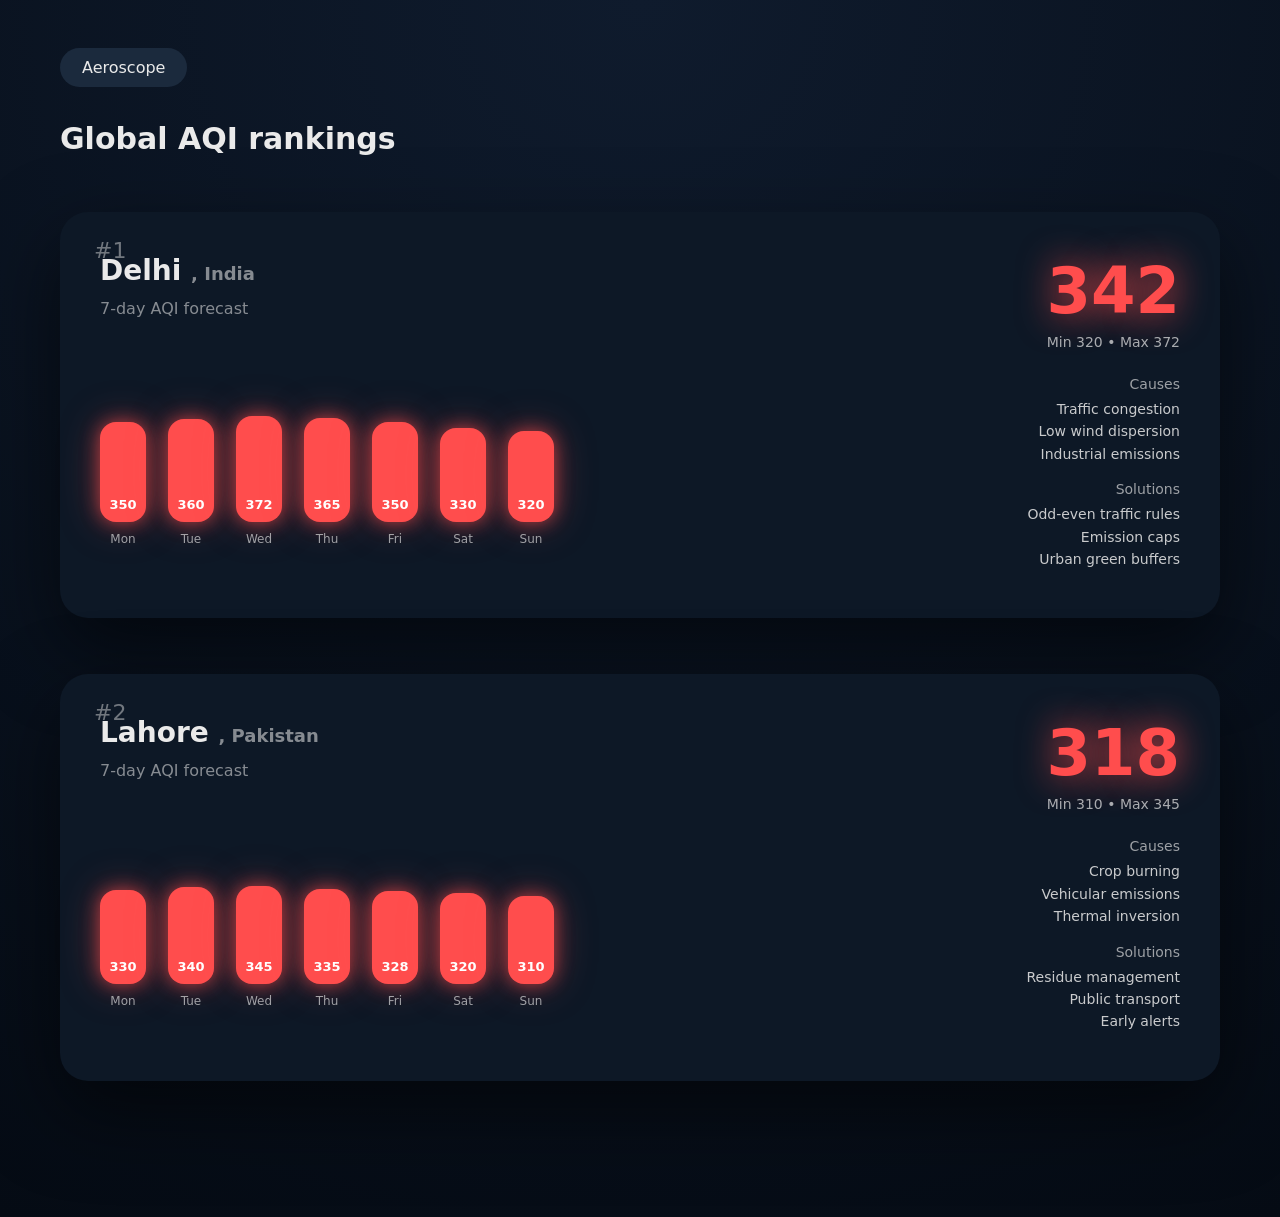
<file: index.html>
<!DOCTYPE html>
<html lang="en">
<head>
<meta charset="UTF-8">
<meta name="viewport" content="width=device-width, initial-scale=1.0">
<title>Aeroscope – Global AQI Rankings</title>
<link rel="stylesheet" href="styles.css">
</head>
<body>

<div class="app">
  <div class="pill">Aeroscope</div>
  <h1>Global AQI rankings</h1>

  <div id="ranking-container"></div>
</div>

<script src="app.js"></script>
</body>
</html>
</file>
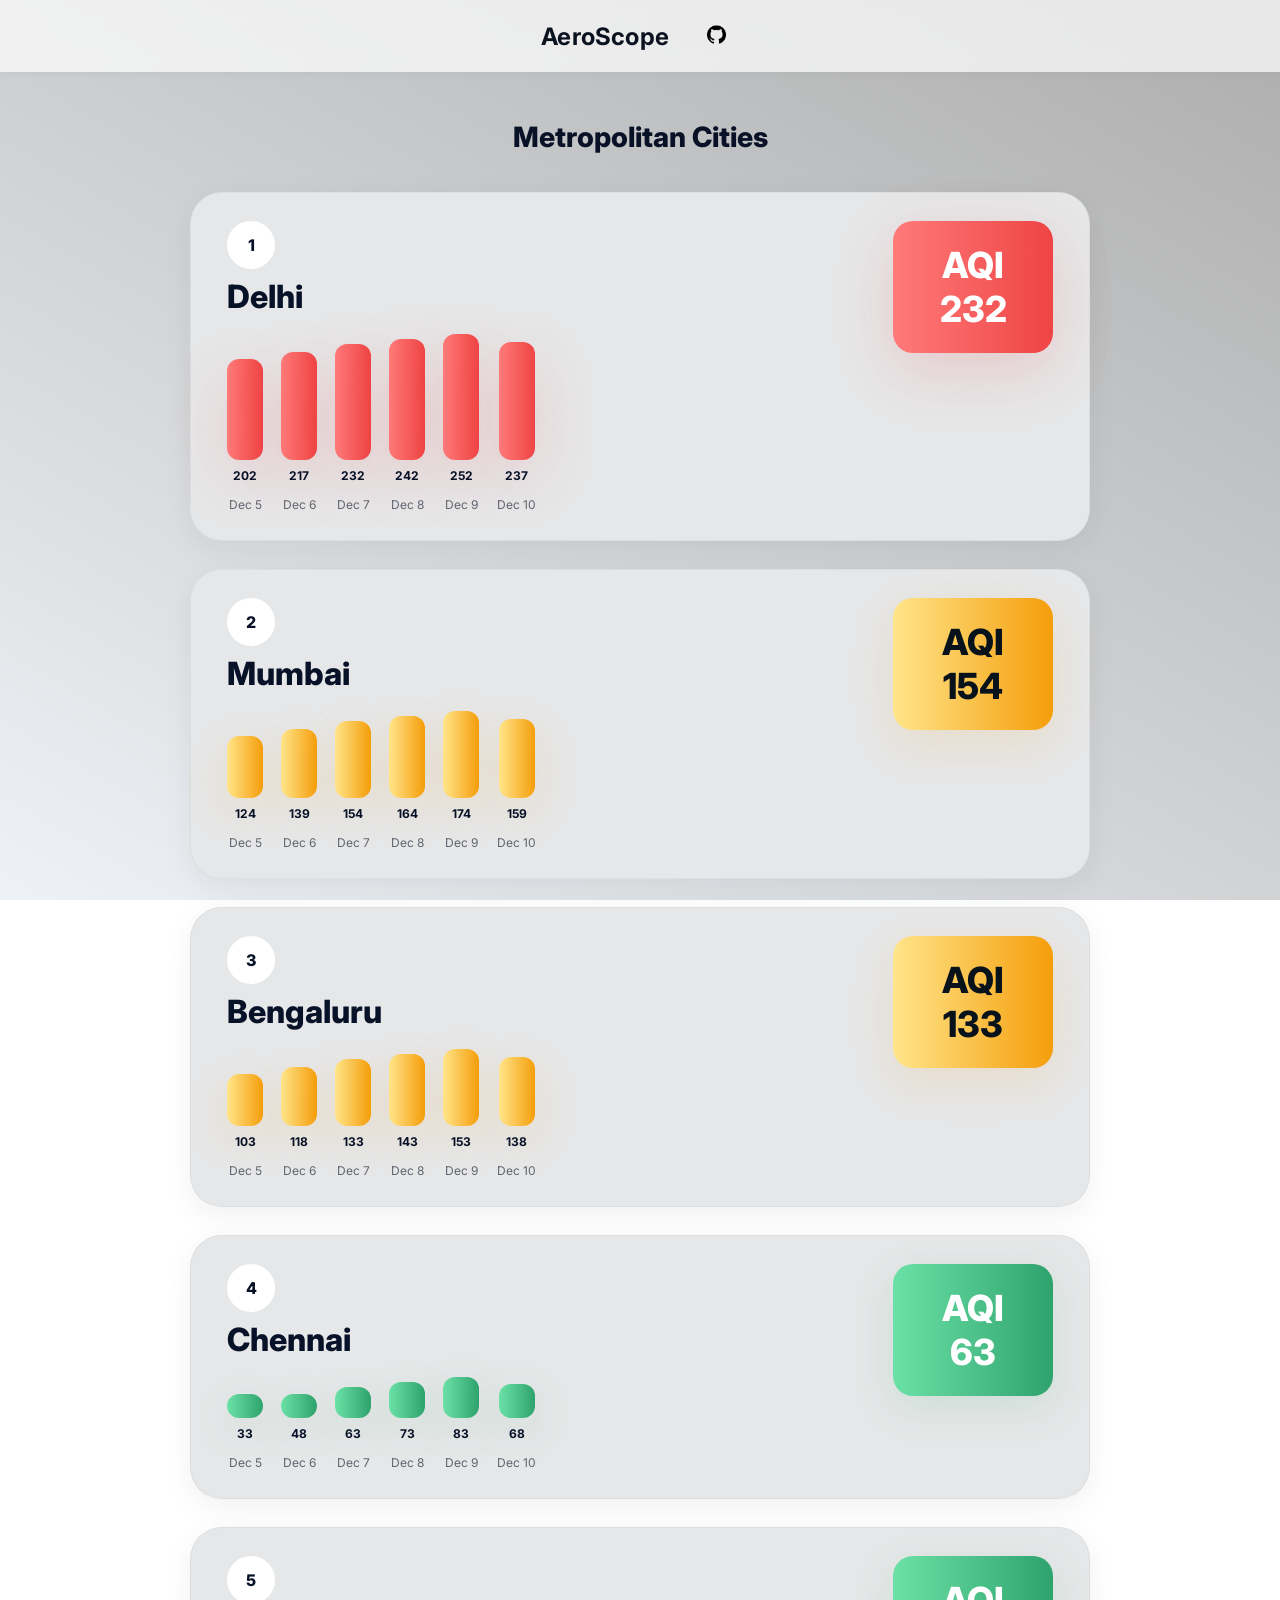
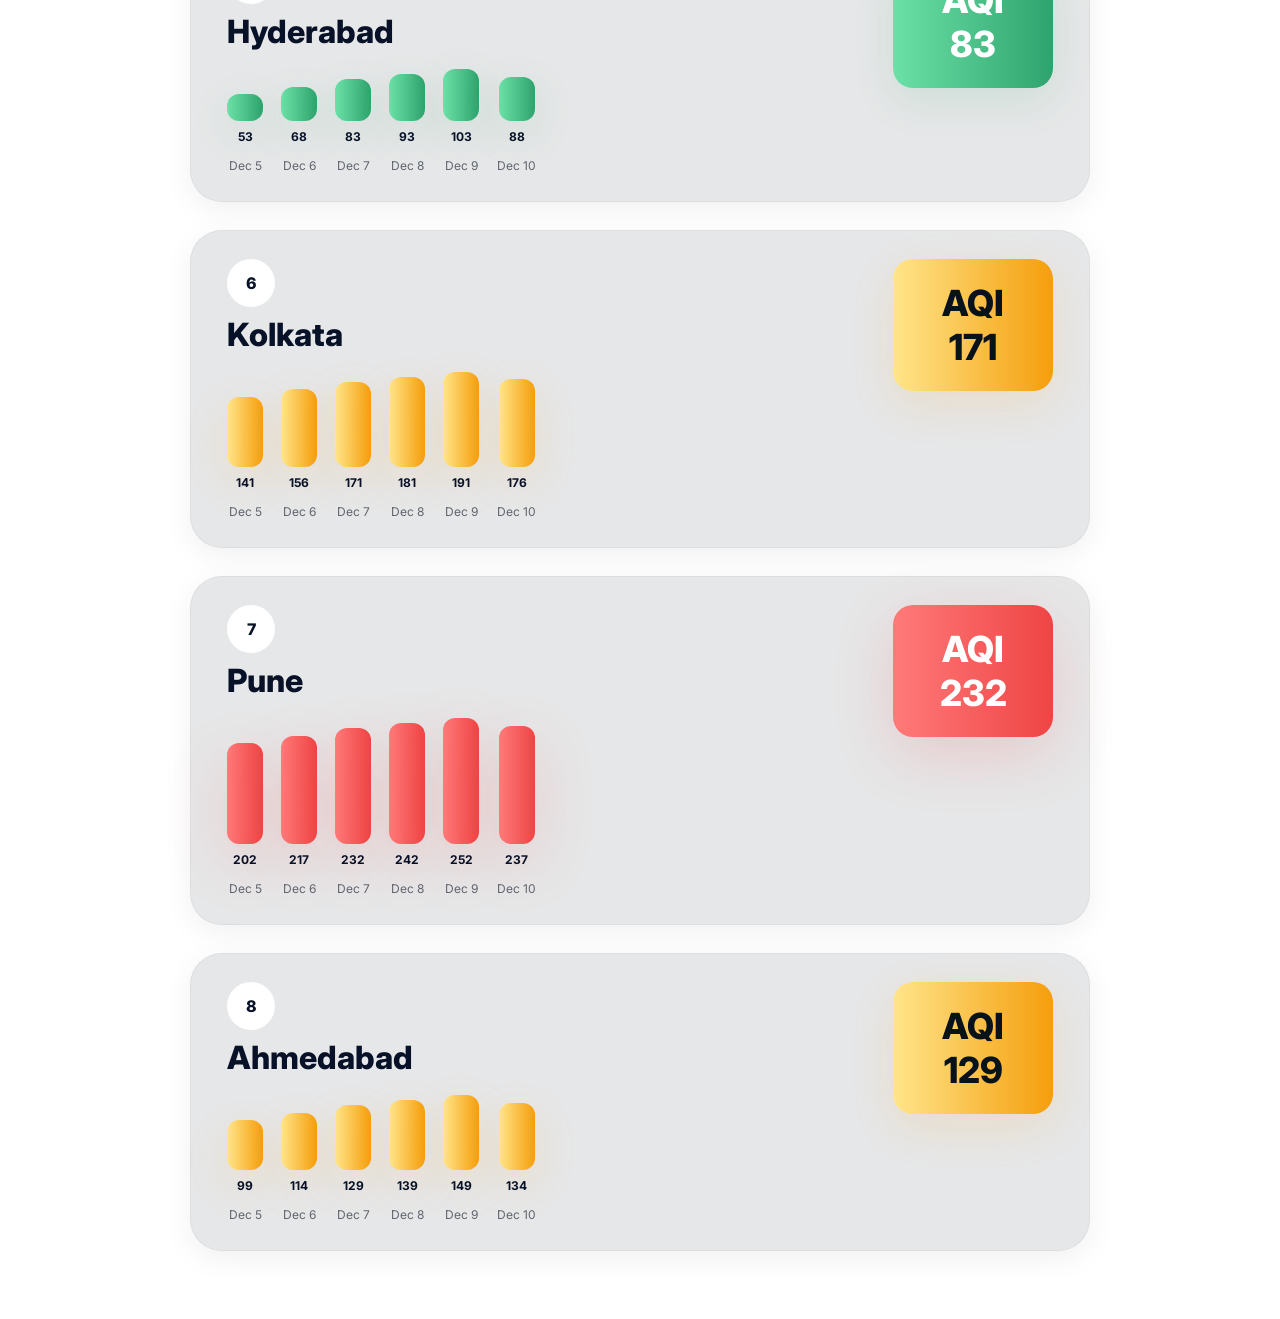
<file: public/index.html>
<!DOCTYPE html>
  <html lang="en">
  <head>
    <meta charset="utf-8" />
    <meta name="viewport" content="width=device-width, initial-scale=1" />
    <title>AeroScope</title>
    <link href="https://fonts.googleapis.com/css2?family=Inter:wght@300;400;600;800&display=swap" rel="stylesheet">
    <link rel="stylesheet" href="styles.css" />
  </head>
  <body>
    <div class="nav">
      <h2>AeroScope</h2>
      <button class="nav-but">
        <a href="https://github.com/TharunMurugesh/AeroScope">
        <img src="sources/github.png" class="img-but" /></a>
      </button>
    </div>

    <div class="main">
      <h1>Metropolitan Cities</h1><br>
      <div id="cards" class="cards-container"></div>
    </div>

    <script src="app.js"></script>
  </body>
  </html>
</file>
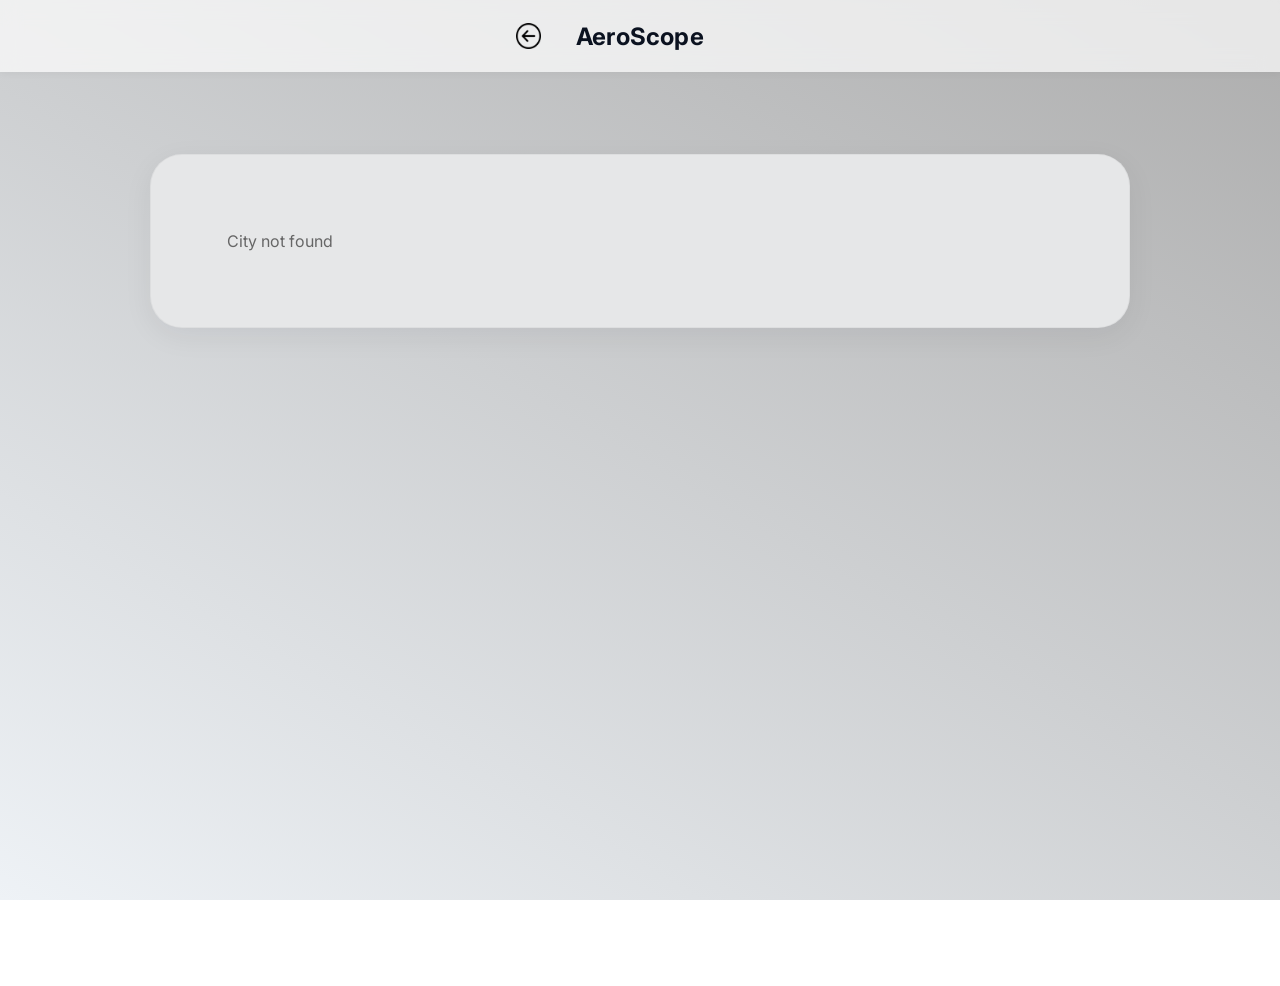
<file: public/city.html>
<!DOCTYPE html>
<html lang="en">
<head>
  <meta charset="utf-8" />
  <meta name="viewport" content="width=device-width, initial-scale=1" />
  <title>AeroScope</title>
  <link href="https://fonts.googleapis.com/css2?family=Inter:wght@300;400;600;800&display=swap" rel="stylesheet">
  <link rel="stylesheet" href="styles.css" />
</head>
<body>
  <div class="nav">
    <button class="nav-but" onclick="history.back()"><img style="width: 80%;" src="sources/back.png" alt=""></button>
    <h2 id="nav-title">AeroScope</h2>
    <div style="width:44px"></div>
  </div>
  <div class="main">
    <div id="cityRoot" class="city-container"></div>
  </div>
  <script src="city.js"></script>
</body>
</html>
</file>
<file: styles.css>
* {
  box-sizing: border-box;
  font-family: Inter, system-ui, sans-serif;
}

body {
  margin: 0;
  background: radial-gradient(circle at top, #0f1b2d, #050b14);
  color: #eaeaea;
}

.app {
  max-width: 1200px;
  margin: auto;
  padding: 48px 20px 80px;
}

.pill {
  display: inline-block;
  padding: 10px 22px;
  border-radius: 999px;
  background: #1b2a3d;
  margin-bottom: 24px;
}

h1 {
  margin: 10px 0 56px;
  font-size: 30px;
  font-weight: 700;
}

.card {
  background: #0d1826;
  border-radius: 28px;
  padding: 42px 40px 48px;
  margin-bottom: 56px;
  position: relative;
  display: flex;
  gap: 40px;
  box-shadow: 0 30px 80px rgba(0,0,0,0.55);
}

.rank {
  position: absolute;
  top: 26px;
  left: 34px;
  font-size: 22px;
  opacity: 0.45;
}

.left {
  flex: 2.2;
}

.right {
  flex: 1;
  display: flex;
  flex-direction: column;
  align-items: flex-end;
}

.city {
  font-size: 28px;
  font-weight: 600;
}

.city span {
  font-size: 18px;
  opacity: 0.55;
}

.subtitle {
  margin: 12px 0 28px;
  opacity: 0.55;
}

.bars {
  display: flex;
  gap: 22px;
  align-items: flex-end;
  height: 200px;
}

.bar-wrap {
  display: flex;
  flex-direction: column;
  align-items: center;
  gap: 10px;
}

.bar {
  width: 46px;
  border-radius: 16px;
  display: flex;
  align-items: flex-end;
  justify-content: center;
  padding-bottom: 10px;
  font-size: 13px;
  font-weight: 600;
  color: #fff;
}

.day {
  font-size: 12px;
  opacity: 0.65;
}

.aqi {
  font-size: 64px;
  font-weight: 800;
  text-align: right;
  margin-bottom: 6px;
}

.minmax {
  font-size: 14px;
  opacity: 0.7;
  margin-bottom: 26px;
}

.label {
  font-size: 14px;
  opacity: 0.65;
  margin-bottom: 6px;
}

.list {
  font-size: 14px;
  line-height: 1.6;
  opacity: 0.85;
  text-align: right;
}

.red {
  background: #ff4d4d;
  box-shadow:
    0 0 18px rgba(255,77,77,0.65),
    0 0 40px rgba(255,77,77,0.35);
}

.yellow {
  background: #ffcc00;
  box-shadow:
    0 0 18px rgba(255,204,0,0.65),
    0 0 40px rgba(255,204,0,0.35);
}

.green {
  background: #2ecc71;
  box-shadow:
    0 0 18px rgba(46,204,113,0.65),
    0 0 40px rgba(46,204,113,0.35);
}

.red-glow {
  color: #ff4d4d;
  text-shadow: 0 0 36px rgba(255,77,77,0.95);
}

.yellow-glow {
  color: #ffcc00;
  text-shadow: 0 0 36px rgba(255,204,0,0.9);
}

.green-glow {
  color: #2ecc71;
  text-shadow: 0 0 36px rgba(46,204,113,0.9);
}
</file>
<file: public/styles.css>
:root{
  --bg:#f4f5f7;
  --card-bg:#e6e7e8;
  --muted:#60656f;
  --accent-1:#4b6ef6;
  --accent-2:#7dd3fc;
  --good:#36b37e;
  --warn:#f59e0b;
  --bad:#ef4444;
  --glass: rgba(255,255,255,0.6);
  --radius:28px;
  --shadow: 0 8px 30px rgba(15,23,42,0.06);
  --font: "Inter", system-ui, -apple-system, "Segoe UI", Roboto, "Helvetica Neue", Arial;
}
html{
  height:100%;
}

body{
  min-height:100vh;
  margin:0;
  background:linear-gradient(210deg,#adadad,#eef2f6);
  background-attachment: fixed;
  font-family:var(--font);
  color:#0b1220;
  -webkit-font-smoothing:antialiased;
}
*{box-sizing:border-box}


/* NAV */
.nav{
  position:fixed;top:0;left:0;right:0;height:72px;display:flex;align-items:center;justify-content:center;gap:2%;
  background:rgba(255,255,255,0.7);backdrop-filter:blur(10px);box-shadow:0 2px 8px rgba(10,14,20,0.04);z-index:1000;
}
.nav h2{margin:0;font-weight:700;letter-spacing:0.2px}
.nav-but{width:44px;height:44px;border-radius:50%;border:none;background:transparent;display:grid;place-items:center;cursor:pointer; transition: all ease-in-out 150ms;}
.nav-but:hover{background-color: rgba(96, 101, 111,0.3);}
.img-but{width:60%}

/* MAIN LAYOUT */
.main{margin-top:86px;display:flex;flex-direction:column;align-items:center;padding:28px 20px}
.main h1{margin:6px 0 18px 0;font-size:28px;font-weight:800;color:#091127}

/* cards container - stacked like original, narrower */
.cards-container{
  width:100%;
  display:flex;
  flex-direction:column;
  align-items:center;
  gap:28px;
  padding-bottom:40px;
}

/* metro card - fixed sensible width with max */
.card{
  width:min(900px, 86%);
  background:var(--card-bg);
  border-radius:32px;
  padding:28px 36px;
  display:flex;
  justify-content:space-between;
  align-items:flex-start;
  box-shadow:var(--shadow);
  cursor:pointer;
  transition:transform .16s ease,box-shadow .16s ease;
  border:1px solid rgba(0,0,0,0.04);
}
.card:hover{transform:translateY(-6px);box-shadow:0 18px 50px rgba(10,14,20,0.08)}

.card-left{flex:1}
.rank{width:48px;height:48px;border-radius:50%;background:#fff;display:grid;place-items:center;font-weight:800;color:#071127;margin-bottom:8px}
.card-left h2{margin:0;font-size:32px;font-weight:800;color:#071127}
.forecast{display:flex;gap:18px;margin-top:18px;align-items:flex-end}
.bar-wrapper{display:flex;flex-direction:column;align-items:center;gap:8px}
.bar{width:36px;border-radius:12px}
.bar-date{font-size:12px;color:var(--muted);margin-top:6px}
.bar-value{font-size:12px;font-weight:700;color:#071127}

/* right column */
.card-right{display:flex;flex-direction:column;gap:16px;align-items:flex-end}
.aqi-box{padding:22px;border-radius:20px;color:white;font-size:36px;font-weight:800;min-width:160px;text-align:center;box-shadow:0 10px 30px rgba(0,0,0,0.06)}
.weather-box{padding:14px;border-radius:16px;background:#23262b;color:#fff;min-width:140px;text-align:center;font-weight:700}

/* severity colours and glow */
.green{background:linear-gradient(90deg,#6be1a7,#2fa36d);box-shadow:0 12px 40px rgba(47,163,109,0.14)}
.yellow{background:linear-gradient(90deg,#ffe58a,#f59e0b);box-shadow:0 14px 44px rgba(245,158,11,0.14);color:#08121a}
.red{background:linear-gradient(90deg,#ff7a7a,#ef4444);box-shadow:0 18px 60px rgba(239,68,68,0.18)}

/* city page container - same narrower width */
.city-container{
  width: min(980px, 90%);
  margin:40px auto 80px auto;
  background:var(--card-bg);
  border-radius:32px;padding:36px;box-shadow:var(--shadow);border:1px solid rgba(0,0,0,0.04)
}
.city-header{display:flex;justify-content:space-between;align-items:center;gap:12px}
.city-header h1{margin:0;font-size:44px;font-weight:800}
.city-header .aqi-large{padding:22px 30px;border-radius:22px;color:#fff;font-weight:900;font-size:36px}

/* remove the divider element visually if present */
.divider{display:none}

/* station rows - full width but compact */
.section-title{text-align:center;color:#444;margin:8px 0 24px 0;font-size:20px}
.station-row{display:flex;align-items:center;margin:18px 0;width:100%}
.station-name{width:20%;font-size:18px}
.station-bar{height:14px;border-radius:10px;flex:1;margin:0 16px;background:#d9dbe0}
.station-value{width:60px;font-weight:800;text-align:right}

/* causes / solutions */
.insight-grid{display:flex;gap:28px;margin-top:28px;flex-wrap:wrap}
.insight-card{flex:1;padding:18px;border-radius:16px;background:rgba(255,255,255,0.6);color:#071127;min-width:220px}
.insight-card h3{margin-top:0}

/* health block */
.health-block{margin-top:18px;color:#333;line-height:1.45}

/* small screens */
@media (max-width:900px){
  .card{width:min(720px,96%);padding:20px;border-radius:24px}
  .card-right{align-self:stretch;flex-direction:row;justify-content:space-between}
  .aqi-box{min-width:120px;font-size:28px;padding:16px}
  .bar{width:30px}
  .city-header h1{font-size:32px}
  .city-header .aqi-large{font-size:28px;padding:16px 22px}
  .city-container{width:92%;padding:24px;border-radius:24px}
  .station-name{width:28%}
}

/* phones */
@media (max-width:480px){
  .card{
    flex-direction:column;
    align-items:stretch;
    gap:16px;
  }

  .card-right{
    width:100%;
    align-items:stretch;
  }

  .aqi-box{
    width:100%;
    min-width:unset;
    border-radius:16px;
    font-size:26px;
    padding:14px;
  }
}
</file>
